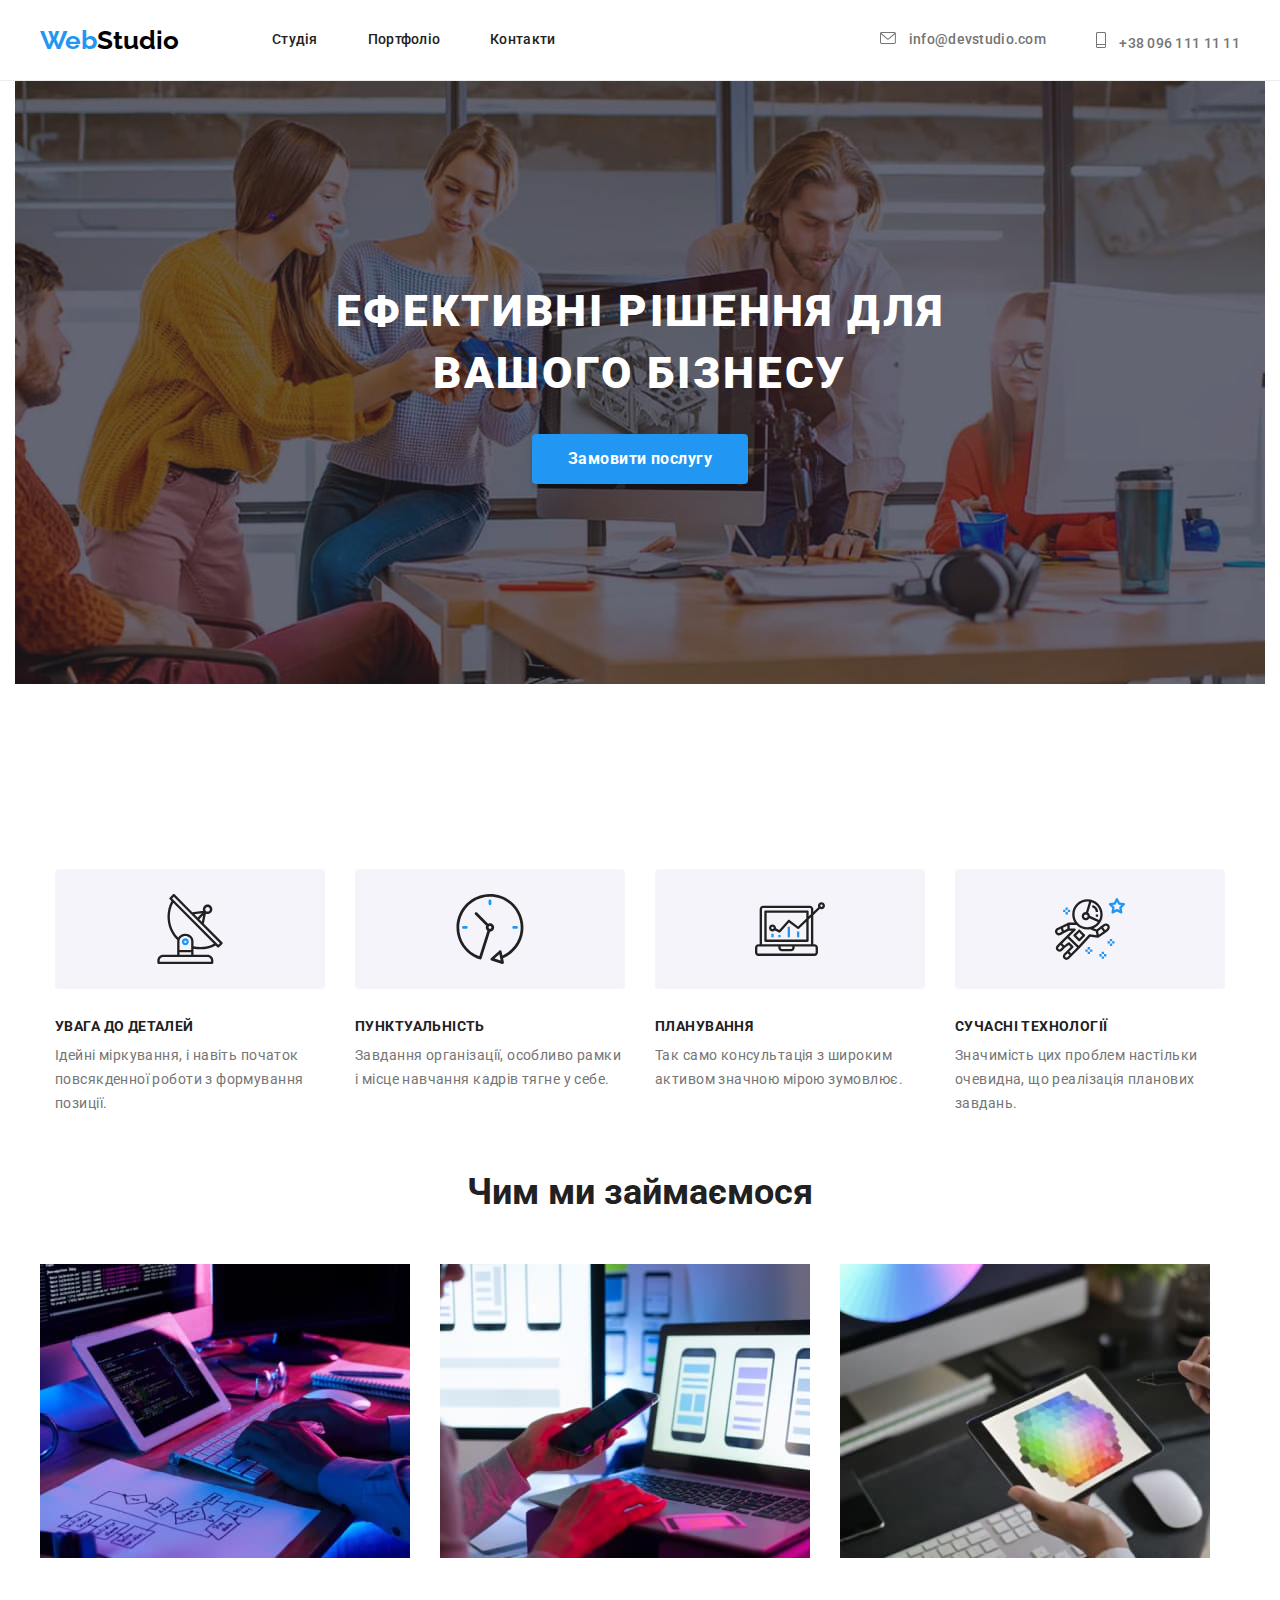
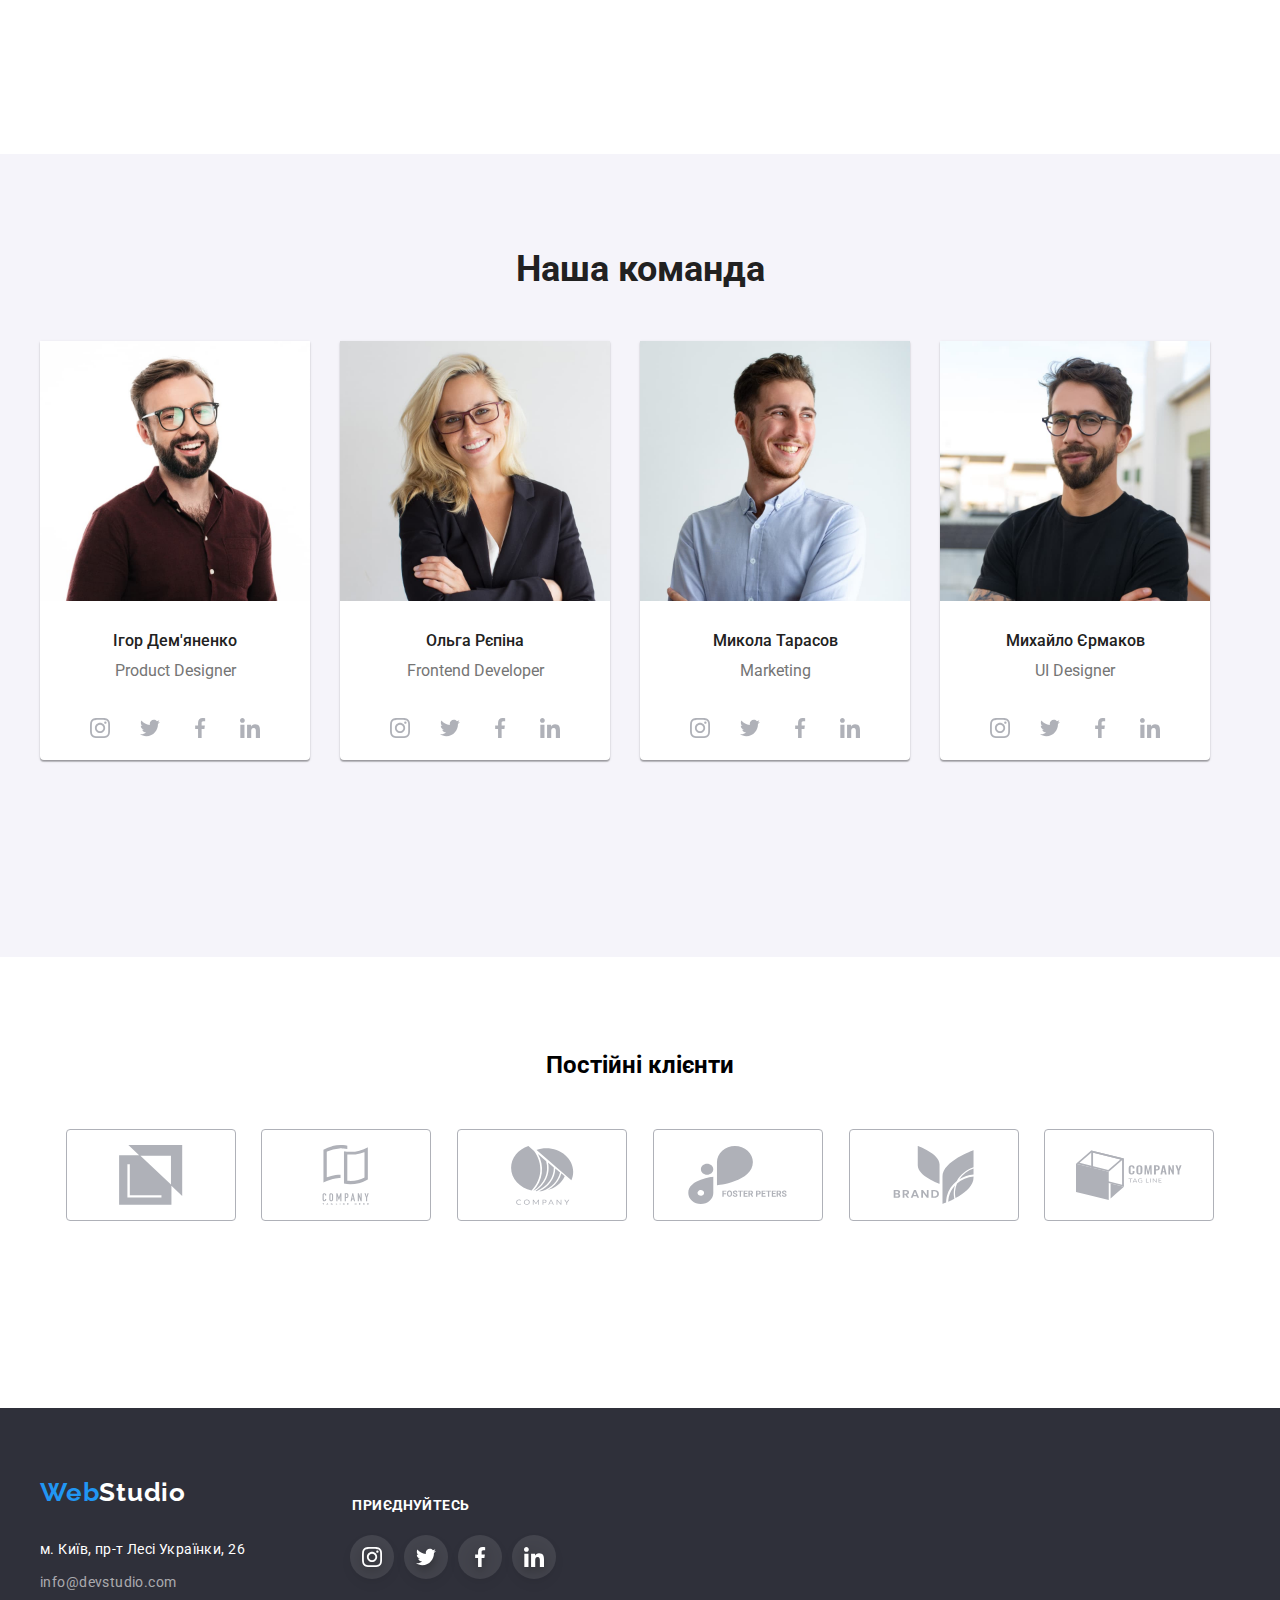
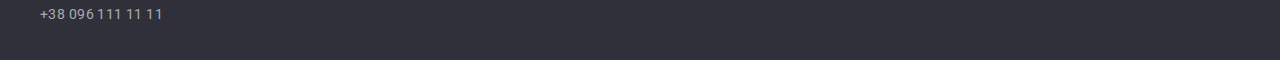
<file: index.html>
<!DOCTYPE html>
<html lang="uk">
<head>
    <meta charset="UTF-8">
    <meta http-equiv="X-UA-Compatible" content="IE=edge">
    <meta name="viewport" content="width=device-width, initial-scale=1.0">
    <title>HW-4</title>
    <link rel="preconnect" href="https://fonts.googleapis.com">
    <link rel="preconnect" href="https://fonts.gstatic.com" crossorigin>
    <link href="https://fonts.googleapis.com/css2?family=Raleway:wght@700&family=Roboto:wght@400;500;700;900&display=swap" rel="stylesheet">
    <link rel="stylesheet" href="https://cdnjs.cloudflare.com/ajax/libs/modern-normalize/1.1.0/modern-normalize.min.css" integrity="sha512-wpPYUAdjBVSE4KJnH1VR1HeZfpl1ub8YT/NKx4PuQ5NmX2tKuGu6U/JRp5y+Y8XG2tV+wKQpNHVUX03MfMFn9Q==" crossorigin="anonymous" referrerpolicy="no-referrer" />
    <link rel="stylesheet" href="css/styles.css">
</head>
<body>
    <header>
        <div class="header-inner container">
        <nav class="header-nav">
            <a class="logo" href="index.html"><span class="web">Web</span><span class="studio">Studio</span></a>
            
            <ul class="header-nav__list">
                <li class="header-nav__link"><a href="index.html" class="link active">Студія</a></li>
                <li class="header-nav__list_item"><a href="portfolio.html" class="item">Портфоліо</a></li>
                <li class="header-nav__list_item1"><a href=".html" class="item1">Контакти</a></li>
            </ul>
        </nav>
        <ul class="contacts">
            <li class="mail">
                <a href="mailto:info@devstudio.com" class="contact-mail">
                <svg class="mail-icon" width="16" height="12">
                    <use href="./images/icon-m-t.svg#icon-mail"></use>
                </svg>
                info@devstudio.com
               </a>
            </li>
               <li class="tell">
                <a href="tell:+380961111111" class="contact-tell">
                <svg class="tell-icon" width="10" height="16">
                    <use href="./images/icon-m-t.svg#icon-tell"></use>
                </svg>
                +38 096 111 11 11
               </a>
            </li>
        </ul>
    </div>
    </header>
    
    <main>
        <section class="banner">
            <div class="container1">
                <div class="banner-container">
                    <div class="hero">
                    <h1 class="banner-title">Ефективні рішення для вашого бізнесу</h1>
                    <button class="banner-btn">Замовити послугу</button>
                    </div>
                </div>
            </div>
        </section>

        <!-- +++++++++++ -->
        <section class="peculiarities">
                <div class="container">
                    <div class="icon">
                <h2 class="peculiarities-title">особливості</h2>    
                <ul class="feature">
                    <li class="feature1">
                        <div class="icon-1">
                        <svg class="icon1" width="70" height="70">
                            <use href="./images/symbol-defs.svg#icon-antenna-1"></use>
                        </svg>
                        </div>
                    <h3 class="feature1-title">УВАГА ДО ДЕТАЛЕЙ</h3>
                    <p class="feature1-description">Ідейні міркування, і навіть початок повсякденної роботи з формування позиції.</p>
                    </li>            
                    <li class="feature2"> 
                        <div class="icon-2">   
                        <svg class="icon2" width="70" height="70">
                            <use href="./images/symbol-defs.svg#icon-clock-1"></use>
                        </svg>
                        </div>
                    <h3 class="feature2-title">ПУНКТУАЛЬНІСТЬ</h3>
                    <p class="feature2-description">Завдання організації, особливо рамки і місце навчання кадрів тягне у себе.</p>
                    </li>          
                    <li class="feature3">
                        <div class="icon-3">
                        <svg class="icon3" width="70" height="70">
                            <use href="./images/symbol-defs.svg#icon-diagram-1"></use>
                        </svg>
                        </div>       
                    <h3 class="feature3-title">ПЛАНУВАННЯ</h3>
                    <p class="feature3-description">Так само консультація з широким активом значною мірою зумовлює.</p>
                    </li>            
                    <li class="feature4">
                        <div class="icon-4">
                        <svg class="icon4" width="70" height="70">
                            <use href="./images/symbol-defs.svg#icon-astronaut-1"></use>
                        </svg>
                        </div>
                    <h3 class="feature4-title">СУЧАСНІ ТЕХНОЛОГІЇ</h3>
                    <p class="feature4-description">Значимість цих проблем настільки очевидна, що реалізація планових завдань.</p>
                    </li> 
                </ul> 
                    </div>
                </div>         
            </section>
        
        <!-- +++++++++++ -->
        <section class="doing">
            <div class="container">
                <h2 class="box-title">Чим ми займаємося</h2>
    
                <ul class="box">   
                 <li><img class="img-box1" src="images/box1.jpg" width="370" height="294" alt="box1"></li>
                         
                 <li><img class="img-box2" src="images/box2.jpg" width="370" height="294" alt="box3"></li>
                         
                 <li><img class="img-box3" src="images/box3.jpg" width="370" height="294" alt="box3"></li>
                 </ul>
            </div> 
        </section>
    
        
        <!-- +++++++++++ -->
        <section class="team">
             <div class="container">
                <h2 class="team-title">Наша команда</h2>
                    <ul class="team-row">
                        <li class="team-card1">
                            <img class="img-card1" src="images/team-card1.jpg" width="270" height="260" alt="team-card1">
                            <h3 class="name">Ігор Дем'яненко</h3>
                            <p class="profession">Product Designer</p>
                            <div class="social">
                            <ul class="social-group">
                                <li>
                                    <a class="link-svg" href="https://www.instagram.com">
                                    <svg class="instagram" width="20" height="20">
                                    <use href="./images/social.svg#icon-instagram"></use>
                                </svg></a>
                                </li>
                                <li>
                                    <a class="link-svg" href="https://twitter.com">
                                    <svg class="twitter" width="20" height="20">
                                    <use href="./images/social.svg#icon-twitter"></use>
                                </svg></a>
                                </li>
                                <li>
                                    <a class="link-svg" href="https://facebook.com">
                                    <svg class="facebook" width="20" height="20">
                                    <use href="./images/social.svg#icon-facebook"></use>
                                </svg></a>
                                </li>
                                <li>
                                    <a class="link-svg" href="https://www.linkedin.com">
                                    <svg class="linkedin" width="20" height="20">
                                    <use href="./images/social.svg#icon-linkedin"></use>
                                </svg></a>
                                </li>
                            </ul>
                        </div>
                        </li>
                        <li class="team-card2">
                            <img class="img-card2" src="images/team-card2.jpg" width="270" height="260" alt="team-card2">
                            <h3 class="name">Ольга Рєпіна</h3>
                            <p class="profession">Frontend Developer</p>
                            <div class="social">
                                <ul class="social-group">
                                    <li>
                                        <a class="link-svg" href="https://www.instagram.com">
                                        <svg class="instagram" width="20" height="20">
                                        <use href="./images/social.svg#icon-instagram"></use>
                                    </svg></a>
                                    </li>
                                    <li>
                                        <a class="link-svg" href="https://twitter.com">
                                        <svg class="twitter" width="20" height="20">
                                        <use href="./images/social.svg#icon-twitter"></use>
                                    </svg></a>
                                    </li>
                                    <li>
                                        <a class="link-svg" href="https://facebook.com">
                                        <svg class="facebook" width="20" height="20">
                                        <use href="./images/social.svg#icon-facebook"></use>
                                    </svg></a>
                                    </li>
                                    <li>
                                        <a class="link-svg" href="https://www.linkedin.com">
                                        <svg class="linkedin" width="20" height="20">
                                        <use href="./images/social.svg#icon-linkedin"></use>
                                    </svg></a>
                                    </li>
                                </ul>
                            </div>
                        </li>
                        <li class="team-card3">
                            <img class="img-card3" src="images/team-card3.jpg" width="270" height="260" alt="team-card3">
                            <h3 class="name">Микола Тарасов</h3>
                            <p class="profession">Marketing</p>
                            <div class="social">
                                <ul class="social-group">
                                    <li>
                                        <a class="link-svg" href="https://www.instagram.com">
                                        <svg class="instagram" width="20" height="20">
                                        <use href="./images/social.svg#icon-instagram"></use>
                                    </svg></a>
                                    </li>
                                    <li>
                                        <a class="link-svg" href="https://twitter.com">
                                        <svg class="twitter" width="20" height="20">
                                        <use href="./images/social.svg#icon-twitter"></use>
                                    </svg></a>
                                    </li>
                                    <li>
                                        <a class="link-svg" href="https://facebook.com">
                                        <svg class="facebook" width="20" height="20">
                                        <use href="./images/social.svg#icon-facebook"></use>
                                    </svg></a>
                                    </li>
                                    <li>
                                        <a class="link-svg" href="https://www.linkedin.com">
                                        <svg class="linkedin" width="20" height="20">
                                        <use href="./images/social.svg#icon-linkedin"></use>
                                    </svg></a>
                                    </li>
                                </ul>
                            </div>
                        </li>
                        <li class="team-card4">
                            <img class="img-card4" src="images/team-card4.jpg" width="270" height="260" alt="team-card4">
                            <h3 class="name">Михайло Єрмаков</h3>
                            <p class="profession">UI Designer</p>
                            <div class="social">
                                <ul class="social-group">
                                    <li>
                                        <a class="link-svg" href="https://www.instagram.com">
                                        <svg class="instagram" width="20" height="20">
                                        <use href="./images/social.svg#icon-instagram"></use>
                                    </svg></a>
                                    </li>
                                    <li>
                                        <a class="link-svg" href="https://twitter.com">
                                        <svg class="twitter" width="20" height="20">
                                        <use href="./images/social.svg#icon-twitter"></use>
                                    </svg></a>
                                    </li>
                                    <li>
                                        <a class="link-svg" href="https://facebook.com">
                                        <svg class="facebook" width="20" height="20">
                                        <use href="./images/social.svg#icon-facebook"></use>
                                    </svg></a>
                                    </li>
                                    <li>
                                        <a class="link-svg" href="https://www.linkedin.com">
                                        <svg class="linkedin" width="20" height="20">
                                        <use href="./images/social.svg#icon-linkedin"></use>
                                    </svg></a>
                                    </li>
                                </ul>
                            </div>
                        </li>
                    </ul>
            </div>
        </section>
         <!-- +++++++++++ -->
        <section class="client">
            <div class="container">
            
                <h2 class="client-title">Постійні клієнти</h2>
    
                <ul class="box-client">   
                 <li class="clients">
                    <svg class="client1" width="106" height="60">
                    <use href="./images/group.svg#icon-group1"></use>
                    </svg>
                 </li>
                         
                 <li class="clients">
                    <svg class="client2" width="106" height="60">
                    <use href="./images/group.svg#icon-group2"></use>
                    </svg>
                 </li>
                         
                 <li class="clients">
                    <svg class="client3" width="106" height="60">
                    <use href="./images/group.svg#icon-group3"></use>
                    </svg>
                 </li>
                 
                 <li class="clients">
                    <svg class="client4" width="106" height="60">
                    <use href="./images/group.svg#icon-group4"></use>
                    </svg>
                 </li>

                 <li class="clients">
                    <svg class="client5" width="106" height="60">
                    <use href="./images/group.svg#icon-group5"></use>
                    </svg>
                 </li>

                 <li class="clients">
                    <svg class="client6" width="106" height="60">
                    <use href="./images/group.svg#icon-group6"></use>
                    </svg>
                 </li>
                 </ul>
            
            </div> 
        </section>
        
    </main>
        <footer>
            
            <div class="address-container container">
                <a class="logo-address" href="index.html"><span class="web">Web</span><span class="studio1">Studio</span></a>
                <address>
            <ul class="address">       
               <li class="address-map"><a href="https://goo.gl/maps/2MvxoiurtMtUFjuH6" class="maps" target="_blank"  rel="noopener noreferrer" >м. Київ, пр-т Лесі Українки, 26</a></li>
               <li class="footer-mail"><a href="mailto:info@devstudio.com" class="address-mail">info@devstudio.com</a></li>
               <li class="footer-tell"><a href="tell:+380961111111" class="address-tell">+38 096 111 11 11</a></li>
            </ul> 
                </address>
                <div class="social-address">
                    <h3 class="group-tittle">приєднуйтесь</h3>
                    <ul class="groups">
                        <li class="footer-insta">
                            <a class="link-svg1" href="https://www.instagram.com">
                            <svg class="instagram1" width="20" height="20">
                            <use href="./images/social.svg#icon-instagram"></use>
                        </svg></a>
                        </li>
                        <li class="footer-twit">
                            <a class="link-svg1" href="https://twitter.com">
                            <svg class="twitter2" width="20" height="20">
                            <use href="./images/social.svg#icon-twitter"></use>
                        </svg></a>
                        </li>
                        <li class="footer-fac">
                            <a class="link-svg1" href="https://facebook.com">
                            <svg class="facebook3" width="20" height="20">
                            <use href="./images/social.svg#icon-facebook"></use>
                        </svg></a>
                        </li>
                        <li class="footer-lin">
                            <a class="link-svg1" href="https://www.linkedin.com">
                            <svg class="linkedin4" width="20" height="20">
                            <use href="./images/social.svg#icon-linkedin"></use>
                        </svg></a>
                        </li>
                    </ul>
                </div>
            </div>
        
        </footer>
</body>
</html>
</file>
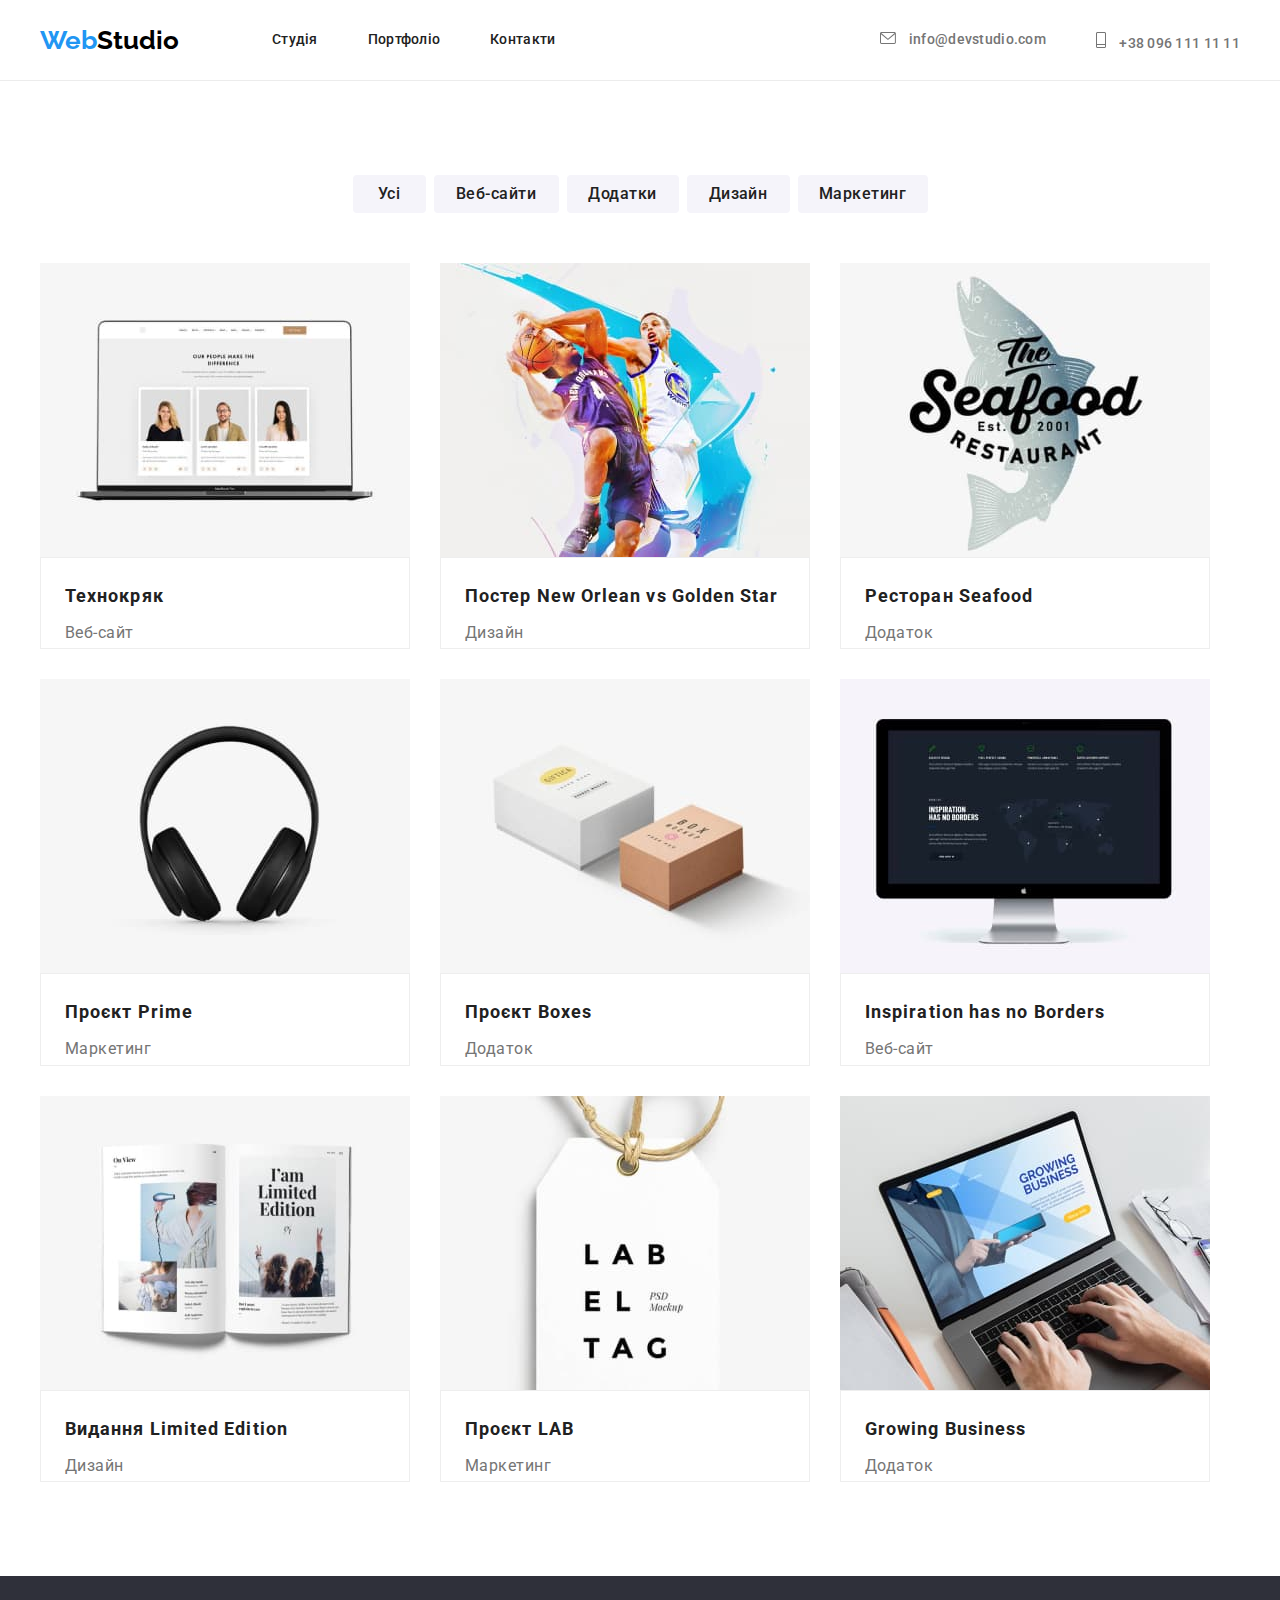
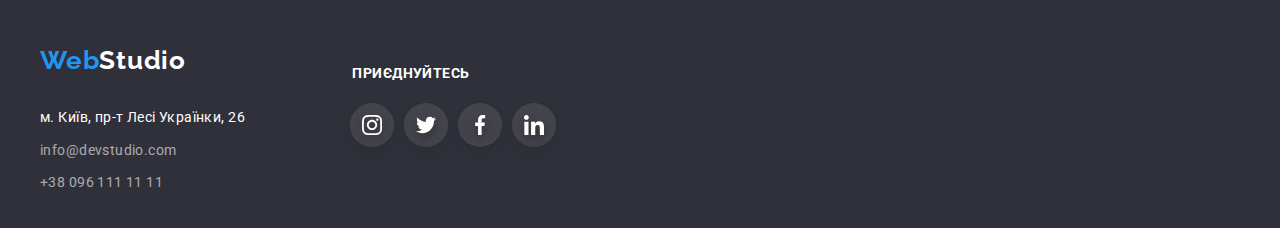
<file: portfolio.html>
<!DOCTYPE html>
<html lang="uk">
<head>
    <meta charset="UTF-8">
    <meta http-equiv="X-UA-Compatible" content="IE=edge">
    <meta name="viewport" content="width=device-width, initial-scale=1.0">
    <title>HW-4</title>
    <link rel="preconnect" href="https://fonts.googleapis.com">
    <link rel="preconnect" href="https://fonts.gstatic.com" crossorigin>
    <link href="https://fonts.googleapis.com/css2?family=Raleway:wght@700&family=Roboto:wght@400;500;700;900&display=swap" rel="stylesheet">
    <link rel="stylesheet" href="https://cdnjs.cloudflare.com/ajax/libs/modern-normalize/1.1.0/modern-normalize.min.css" integrity="sha512-wpPYUAdjBVSE4KJnH1VR1HeZfpl1ub8YT/NKx4PuQ5NmX2tKuGu6U/JRp5y+Y8XG2tV+wKQpNHVUX03MfMFn9Q==" crossorigin="anonymous" referrerpolicy="no-referrer" />
    <link rel="stylesheet" href="css/styles.css">
</head>
<body class="body">
    <header>
        <div class="header-inner container">
        <nav class="header-nav">
            <a class="logo" href="index.html"><span class="web">Web</span><span class="studio">Studio</span></a>
            
            <ul class="header-nav__list">
                <li class="header-nav__link"><a href="index.html" class="link">Студія</a></li>
                <li class="header-nav__list_item"><a href="portfolio.html" class="item active">Портфоліо</a></li>
                <li class="header-nav__list_item1"><a href=".html" class="item1">Контакти</a></li>
            </ul>
        </nav>
        <ul class="contacts">
               <li class="mail">
                <a href="mailto:info@devstudio.com" class="contact-mail">
                <svg class="mail-icon" width="16" height="12">
                    <use href="./images/icon-m-t.svg#icon-mail"></use>
                </svg>
                info@devstudio.com
               </a>
            </li>
               <li class="tell">
                <a href="tell:+380961111111" class="contact-tell">
                <svg class="tell-icon" width="10" height="16">
                    <use href="./images/icon-m-t.svg#icon-tell"></use>
                </svg>
                +38 096 111 11 11
               </a>
            </li>
        </ul>
    </div>
    </header>

<main class="portfolio">
    <section class="btn-section">
    <div class="container">
            <h1 class="portf">Портфоліо</h1>
        <ul class="btn">
        <li class="btn-active"><button class="btn_1" type="button">Усі</button></li>
        <li class="btn1"><button class="btn_2" type="button">Веб-сайти</button></li>
        <li class="btn2"><button class="btn_3" type="button">Додатки</button></li>
        <li class="btn3"><button class="btn_4" type="button">Дизайн</button></li>
        <li class="btn4"><button class="btn_5" type="button">Маркетинг</button></li>
      </ul>
    </div>
    </section>

    <section class="project">
      <div class="container">
            <ul class="project-row">
                <li class="project1">
                    <img class="img-project1" src="images/project1.jpg" width="370" height="294" alt="project1">
                    <div class="name-box">
                    <h2 class="name-project">Технокряк</h2>
                    <p class="profession-project">Веб-сайт</p></div>
                
                </li>
                <li class="project2">
                    <img class="img-project2" src="images/project2.jpg" width="370" height="294" alt="project2">
                    <div class="name-box">
                    <h2 class="name-project">Постер New Orlean vs Golden Star</h2>
                    <p class="profession-project">Дизайн</p></div>
                </li>
                <li class="project3">
                    <img class="img-project3" src="images/project3.jpg" width="370" height="294" alt="project3">
                    <div class="name-box">
                    <h2 class="name-project">Ресторан Seafood</h2>
                    <p class="profession-project">Додаток</p></div>
                </li>
                <li class="project4">
                    <img class="img-project4" src="images/project4.jpg" width="370" height="294" alt="project4">
                    <div class="name-box">
                    <h2 class="name-project">Проєкт Prime</h2>
                    <p class="profession-project">Маркетинг</p></div>
                </li>
                <li class="project5">
                    <img class="img-project5" src="images/project5.jpg" width="370" height="294" alt="project5">
                    <div class="name-box">
                    <h2 class="name-project">Проєкт Boxes</h2>
                    <p class="profession-project">Додаток</p></div>
                </li>
                <li class="project6">
                    <img class="img-project6" src="images/project6.jpg" width="370" height="294" alt="project6">
                    <div class="name-box">
                    <h2 class="name-project">Inspiration has no Borders</h2>
                   <p class="profession-project">Веб-сайт</p></div>
                </li>
                <li class="project7">
                    <img class="img-project7" src="images/project7.jpg" width="370" height="294" alt="project7">
                    <div class="name-box">
                    <h2 class="name-project">Видання Limited Edition</h2>
                    <p class="profession-project">Дизайн</p></div>
                </li>
                <li class="project8">
                    <img class="img-project8" src="images/project8.jpg" width="370" height="294" alt="project8">
                    <div class="name-box">
                    <h2 class="name-project">Проєкт LAB</h2>
                    <p class="profession-project">Маркетинг</p></div>
                </li>
                <li class="project9">
                    <img class="img-project9" src="images/project9.jpg" width="370" height="294" alt="project9">
                    <div class="name-box">
                    <h2 class="name-project">Growing Business</h2>
                    <p class="profession-project">Додаток</p></div>
                </li>
          </ul>
        </div>
        
    </section>


</main>

<footer>
            
    <div class="address-container container">
        <a class="logo-address" href="index.html"><span class="web">Web</span><span class="studio1">Studio</span></a>
        <address>
    <ul class="address">       
       <li class="address-map"><a href="https://goo.gl/maps/2MvxoiurtMtUFjuH6" class="maps" target="_blank"  rel="noopener noreferrer" >м. Київ, пр-т Лесі Українки, 26</a></li>
       <li class="footer-mail"><a href="mailto:info@devstudio.com" class="address-mail">info@devstudio.com</a></li>
       <li class="footer-tell"><a href="tell:+380961111111" class="address-tell">+38 096 111 11 11</a></li>
    </ul> 
        </address>
        <div class="social-address">
            <h3 class="group-tittle">приєднуйтесь</h3>
            <ul class="groups">
                <li class="footer-insta">
                    <a class="link-svg1" href="https://www.instagram.com">
                    <svg class="instagram1" width="20" height="20">
                    <use href="./images/social.svg#icon-instagram"></use>
                </svg></a>
                </li>
                <li class="footer-twit">
                    <a class="link-svg1" href="https://twitter.com">
                    <svg class="twitter2" width="20" height="20">
                    <use href="./images/social.svg#icon-twitter"></use>
                </svg></a>
                </li>
                <li class="footer-fac">
                    <a class="link-svg1" href="https://facebook.com">
                    <svg class="facebook3" width="20" height="20">
                    <use href="./images/social.svg#icon-facebook"></use>
                </svg></a>
                </li>
                <li class="footer-lin">
                    <a class="link-svg1" href="https://www.linkedin.com">
                    <svg class="linkedin4" width="20" height="20">
                    <use href="./images/social.svg#icon-linkedin"></use>
                </svg></a>
                </li>
            </ul>
        </div>
    </div>

</footer>
</body>
</html>
</file>
<file: css/styles.css>
body {
font-family: 'Roboto', sans-serif;
position: relative;
background: #FFFFFF;
}

:root {
--bs-blue:#2196F3;
--bs-dark:#212121;
--bs-approx-grey:#757575;
--bs-ghost-white:#F5F4FA;
--bs-white:#FFFFFF;
}


body,
h1,
h2,
h3,
h4,
h5,
h6,
p,
ul,
ol,
li {
margin: 0;
padding: 0;
}


ul,
li { 
list-style-type: none;
}

.container {
max-width: 1200px;
margin-left: auto;
margin-right: auto;
padding: 0 15px;
width: 100%;
}

header {
height: 80px;
background: #FFFFFF;
border-bottom: 1px solid #ECECEC;
display: flex;
}

.header-nav {
display: flex;
}


.logo {
font-family: 'Raleway', sans-serif;
font-style: normal;
font-weight: 700;
font-size: 26px;
line-height: 1.2;
text-decoration:none;
padding-top: 25px;
padding-bottom: 24px;
margin-right: 93px;
}

.web {
color: var(--bs-blue);
}

.studio {
color: #000000;
} 

.header-container {
display:flex;
margin: 32px 344px 32px 0;
}

.header-nav__list {
display: flex;
}

.header-nav__link {
margin-right: 50px;
font-family: 'Roboto', sans-serif;
font-style: normal;
font-weight: 500;
font-size: 14px;
line-height: 1.1;
letter-spacing: 0.02em;
padding-top: 32px;
padding-bottom: 32px;
}

.link {
text-decoration:none;
color: var(--bs-dark);
}

.link:hover {
color: var(--bs-blue);
}

.link:focus {
color: var(--bs-blue);
}


.header-nav__list_item {
margin-right: 50px;;
font-family: 'Roboto', sans-serif;
font-style: normal;
font-weight: 500;
font-size: 14px;
line-height: 1.1;
letter-spacing: 0.02em;
color: var(--bs-dark);
padding-top: 32px;
padding-bottom: 32px;

}

.header-nav__list_item1 {
font-family: 'Roboto', sans-serif;
font-style: normal;
font-weight: 500;
font-size: 14px;
line-height: 1.1;
letter-spacing: 0.02em;
color: var(--bs-dark);
padding-top: 32px;
padding-bottom: 32px;
}

.item {
color: var(--bs-dark);
text-decoration:none;
}

.item:hover {
color: var(--bs-blue);
}

.item:focus {
color: var(--bs-blue);
}



.item1 {
color: var(--bs-dark);
text-decoration:none;
}

.item1:hover {
color: var(--bs-blue);
}
.item1:focus {
color: var(--bs-blue);
}

.active:visited {
color: var(--bs-blue);  
}

.header-inner {
display: flex;
}

.contacts {
display:flex; 
margin-left: auto;
} 


.contact-mail {
margin-right: 50px;
font-family: 'Roboto', sans-serif;
font-style: normal;
font-weight: 500;
font-size: 14px;
line-height: 1.1;
letter-spacing: 0.02em;
color: var(--bs-approx-grey);
text-decoration:none;
padding-top: 32px;
padding-bottom: 32px;
}



.contact-mail:hover,
.contact-mail:focus {
color: var(--bs-blue);
}




.contact-tell { 
font-family: 'Roboto', sans-serif;
font-style: normal;
font-weight: 500;
font-size: 14px;
line-height: 1.1;
letter-spacing: 0.02em;
text-decoration:none;
color: var(--bs-approx-grey);
padding-top: 32px;
padding-bottom: 32px;
}

.contact-tell:hover,
.contact-tell:focus {
color: var(--bs-blue);
}



.mail,
.tell {
display: flex;
flex-direction: row-reverse;
color: #757575;
}

.mail-icon,
.tell-icon {
margin-right: 10px;
fill: currentColor;
}
/* +++++++++++++++++++ */
.banner {
display:flex;
height: 600px;
top: 80px;
padding-bottom: 94px;
}

.container1 {
    margin-left: auto;
    margin-right: auto;
    padding: 0 15px;
    width: 100%;
}

.banner-container {
max-width: 1600px;   
margin-left: auto; 
margin-right: auto;
background:linear-gradient(rgba(47, 48, 58, 0.4), rgba(47, 48, 58, 0.4)),url("../images/banner.jpg") no-repeat center/cover, #2F303A;
padding: 200px 0;
}

.hero {
width: 696px;
margin-left: auto;
margin-right: auto;
}

.banner-title {
font-family: 'Roboto', sans-serif;
font-style: normal;
font-weight: 900;
font-size: 44px;
line-height: 1.4;
text-align: center;
letter-spacing: 0.06em;
text-transform: uppercase;
color: var(--bs-white);
margin-bottom: 30px;
}

.banner-btn {
background: var(--bs-blue);
box-shadow: 0px 4px 4px rgba(0, 0, 0, 0.15);
border-radius: 4px;
color: var(--bs-white);
font-family: 'Roboto', sans-serif;
font-style: normal;
font-weight: 700;
font-size: 16px;
line-height: 1.9;
align-items: center;
text-align: center;
cursor: pointer;
width: 216px;
height: 50px;
margin-right: auto;
display: flex;
margin-left: auto;
justify-content: center;
}

.banner-btn:hover {
color: var(--bs-white);
background: #188CE8;
}

.banner-btn:focus {
color: var(--bs-white);
background: #188CE8;

}
/* +++++++++++++++++++ */



.peculiarities-title {
display: none;
}

.feature {
display:flex;
margin-bottom: 118px;
margin-top: 94px;
}

.feature1 {
width: 270px;
height: 98px;
left: 215px;
top: 774px;
margin-right: 30px;

}

.feature2 {
width: 270px;
height: 74px;
left: 515px;
top: 774px;
margin-right: 30px;

}

.feature3 {
width: 270px;
height: 74px;
left: 815px;
top: 774px;
margin-right: 30px;

}

.feature4 {
width: 270px;
height: 98px;
left: 1115px;
top: 774px;

}

.feature1-title, 
.feature2-title, 
.feature3-title,
.feature4-title {
font-family: 'Roboto', sans-serif;
font-style: normal;
font-weight: 700;
font-size: 14px;
line-height: 1.1;
letter-spacing: 0.03em;
text-transform: uppercase;
color: var(--bs-dark);
margin-bottom: 10px;
}

.feature1-description,
.feature2-description,
.feature3-description,
.feature4-description {
font-family: 'Roboto', sans-serif;
font-size: 14px;
line-height: 1.7;
letter-spacing: 0.03em;
color: var(--bs-approx-grey);

}

.icon {
display: flex;
justify-content: center;
}

.icon-1,
.icon-2,
.icon-3,
.icon-4 {
background: #F5F4FA;
color: 212121;
border-radius: 4px;
margin-bottom: 30px;
display: flex;
justify-content: center;
width: 270px;
height: 120px;
}



.icon1,
.icon2,
.icon3,
.icon4 {
margin: auto;
fill: currentColor;
}

.peculiarities {
padding-bottom: 86px;
}



/* +++++++++++++++++++++++++++ */

.doing{
padding-bottom: 102px;
}

.box-title {
font-family: 'Roboto', sans-serif;
font-style: normal;
font-weight: 700;
font-size: 36px;
line-height: 1.2;
text-align: center;
color: var(--bs-dark);
display: flex;
justify-content: center;
margin-bottom: 50px;
}

.box {
display: flex;
margin-bottom: 94px;
}

img {
display: block;
max-width: 100%;
height: auto;
}

.img-box1 {
width: 370px;
height: 294px;
left: 215px;
top: 1108px;
margin-right: 30px;
}

.img-box2 {
width: 370px;
height: 294px;
left: 615px;
top: 1108px;
margin-right: 30px;
}

.img-box3 {
width: 370px;
height: 294px;
left: 1015px;
top: 1108px;

}

/* +++++++++++++++++++++++ */

.team {
height: 708px;
background: var(--bs-ghost-white);
padding-bottom: 95px;
}

.team-title {
    font-family: 'Roboto', sans-serif;
    font-style: normal;
    font-weight: 700;
    font-size: 36px;
    line-height: 1.2;
    text-align: center;
    /* letter-spacing: 0.03em; */
    color: var(--bs-dark);
    left: 668px;
    padding-bottom: 50px;
    padding-top: 94px;

}
.team-row {
display: flex;
}

.team-card1 {
width: 270px;
margin-right: 30px;
background: var(--bs-white);
box-shadow: 0px 1px 3px rgba(0, 0, 0, 0.12), 0px 1px 1px rgba(0, 0, 0, 0.14), 0px 2px 1px rgba(0, 0, 0, 0.2);
border-radius: 0px 0px 4px 4px;
}

.team-card2 {
width: 270px;
margin-right: 30px;
background: var(--bs-white);
box-shadow: 0px 1px 3px rgba(0, 0, 0, 0.12), 0px 1px 1px rgba(0, 0, 0, 0.14), 0px 2px 1px rgba(0, 0, 0, 0.2);
border-radius: 0px 0px 4px 4px;
}

.team-card3 {
width: 270px;
margin-right: 30px;
background: var(--bs-white);
box-shadow: 0px 1px 3px rgba(0, 0, 0, 0.12), 0px 1px 1px rgba(0, 0, 0, 0.14), 0px 2px 1px rgba(0, 0, 0, 0.2);
border-radius: 0px 0px 4px 4px;
}

.team-card4 {
width: 270px;
background: var(--bs-white);
box-shadow: 0px 1px 3px rgba(0, 0, 0, 0.12), 0px 1px 1px rgba(0, 0, 0, 0.14), 0px 2px 1px rgba(0, 0, 0, 0.2);
border-radius: 0px 0px 4px 4px;
}

.social-group {
display: flex;
justify-content: space-evenly;
fill: #afb1b8;
padding: 10px 32px;
}

.name {
font-family: 'Roboto', sans-serif;
font-style: normal;
font-weight: 500;
font-size: 16px;
line-height: 1.2;
text-align: center;
color: var(--bs-dark);
margin-top: 30px;
margin-bottom: 10px;
}

.profession {
font-family: 'Roboto', sans-serif;
font-size: 16px;
line-height: 1.2;
text-align: center;
color: var(--bs-approx-grey);
margin-bottom: 16px;
}

/* ++++++++++++++++++++++++++++++ */
.client{
padding-bottom: 93px;
}


.client-title {
display: flex;
justify-content: center;
margin-top: 94px;
margin-bottom: 50px;
}

.box-client {
display: flex;
justify-content: space-evenly;
color: #afb1b8;
margin-bottom: 94px;
}

.client1,
.client2,
.client3,
.client4,
.client5,
.client6 {
box-sizing: border-box;
margin: auto;
fill: currentColor;
}

.clients {
border: 1px solid #AFB1B8;
border-radius: 4px;
width: 170px;
height: 92px;
text-align: center;
box-sizing: border-box;
display: flex;
}

.clients:hover,
.clients:before {
background-color: #FFFFFF;
color: #2196F3;
cursor: pointer;
border-color: #2196F3;
}

.link-svg {
width: 44px;
height: 44px;
border-radius: 50%;
color: #AFB1B8;

display: flex;
justify-content: center;
align-items: center;
}


.link-svg:hover,
.link-svg:focus{
background-color: #2196F3;
color: #FFFFFF;

}
.instagram,
.twitter,
.facebook,
.linkedin {
fill: currentColor;
}

/* ++++++++++++++++++++++++++++++ */

footer {
height: 252px;
background: #2F303A;
}

.address-container {
padding-top: 60px;
}


.address {
font-style: normal;
margin-top: 20px
}

.logo-address {
font-family: 'Raleway', sans-serif;
font-style: normal;
font-weight: 700;
font-size: 26px;
line-height: 1.9;
/* identical to box height */
letter-spacing: 0.03em;
color: var(--bs-blue);
text-decoration:none;
}

.address-map,
.footer-mail {
margin-bottom: 9px;
}

.studio1 {
color: var(--bs-white);
}

.maps {
font-family: 'Roboto', sans-serif;
font-size: 14px;
line-height: 1.7;
letter-spacing: 0.03em;
color: var(--bs-white);
text-decoration:none;
}


.maps:hover {
    color: var(--bs-blue);
    }
    
.maps:focus {
    color: var(--bs-blue);
    }


.address-mail {
font-family: 'Roboto', sans-serif;
font-size: 14px;
line-height: 24px;
letter-spacing: 0.03em;
color: rgba(255, 255, 255, 0.6);
text-decoration:none;
}

.address-mail:hover {
    color: var(--bs-blue);
} 

.address-mail:focus {
    color: var(--bs-blue);
}

.address-tell { 
font-family: 'Roboto', sans-serif;
font-size: 14px;
line-height: 1.7;
letter-spacing: 0.03em;
color: rgba(255, 255, 255, 0.6);
text-decoration:none;
}

.address-tell:hover {
color: var(--bs-blue);  
}

.address-tell:focus {
color: var(--bs-blue);
}

/* portfolio */
.portfolio {
padding-bottom: 94px;
}

.btn-section {
padding-top: 94px;
}

.btn_1 {
    width: 73px;
    height: 38px;
}

.btn_2 {
    width: 125px;
    height: 38px;
}

.btn_3 {
    width: 112px;
    height: 38px;
}

.btn_4{
    width: 103px;
    height: 38px;
}

.btn_5 {
    width: 130px;
    height: 38px;
}

.portf {
display: none;
}

button:hover,
button:focus {
color: var(--bs-white);
background: var(--bs-blue);
filter: drop-shadow(0px 4px 4px  rgba(0, 0, 0, 0.25));

}

.btn {
display: flex;
justify-content: center;
margin-bottom: 50px;
}


button {
border: var(--bs-ghost-white);
background: #F5F4FA;
border-radius: 4px;
font-family: 'Roboto', sans-serif;
font-style: normal;
font-weight: 500;
font-size: 16px;
line-height: 1.6;
text-align: center;
letter-spacing: 0.03em;
color: var(--bs-dark);
cursor: pointer;
}

.btn-active {
margin-right: 8px;

}

.btn1 {
margin-right: 8px;
white-space: nowrap
}

.btn2 {
margin-right: 8px;
}

.btn3 {
margin-right: 8px;
} 



/* project */

.project-row {
display: flex;
flex-wrap: wrap;
gap: 30px;

}

.name-box {
background: #FFFFFF;
border: 1px solid #EEEEEE;
}

.project1:hover,
.project2:hover,
.project3:hover,
.project4:hover,
.project5:hover,
.project6:hover,
.project7:hover,
.project8:hover,
.project9:hover {
box-shadow: 0px 1px 1px rgba(0, 0, 0, 0.12), 0px 4px 4px rgba(0, 0, 0, 0.06), 1px 4px 6px rgba(0, 0, 0, 0.16);
cursor: pointer;
}



.name-project {
font-family: 'Roboto', sans-serif;
font-style: normal;
font-weight: 700;
font-size: 18px;
line-height: 2;
letter-spacing: 0.06em;
color: var(--bs-dark);
margin: 20px 0px 4px 24px;
}

.profession-project {
font-family: 'Roboto', sans-serif;
font-size: 16px;
line-height: 1.9;
letter-spacing: 0.03em;
color: var(--bs-approx-grey);
margin: 4px 0px 0px 24px;
}


.social-address {
    display: flex;
    justify-content: center;
    margin: -130px 0px 0px -372px;
    color: #FFFFFF;
}

.groups {
display: flex;
margin: 38px 0px 0px -120px;
}


.group-tittle {
    font-family: 'Roboto';
    font-style: normal;
    font-weight: 700;
    font-size: 14px;
    line-height: 16px;
    letter-spacing: 0.03em;
    text-transform: uppercase;
}

.footer-insta,
.footer-twit,
.footer-fac {
margin-right: 10px;
}


.instagram1, 
.twitter2, 
.facebook3,
.linkedin4{
   fill: currentColor;
}


.link-svg1 {
    width: 44px;
    height: 44px;
    border-radius: 50%;
    background: rgba(255, 255, 255, 0.1);
    color: #FFFFFF;
    filter: drop-shadow(0px 4px 4px rgba(0, 0, 0, 0.25)) drop-shadow(0px 4px 4px rgba(0, 0, 0, 0.25));
    display: flex;
    justify-content: center;
    align-items: center;
    }


.link-svg1:hover,
.link-svg1:focus{
background-color: #2196F3;
color: #FFFFFF; 
}
</file>
